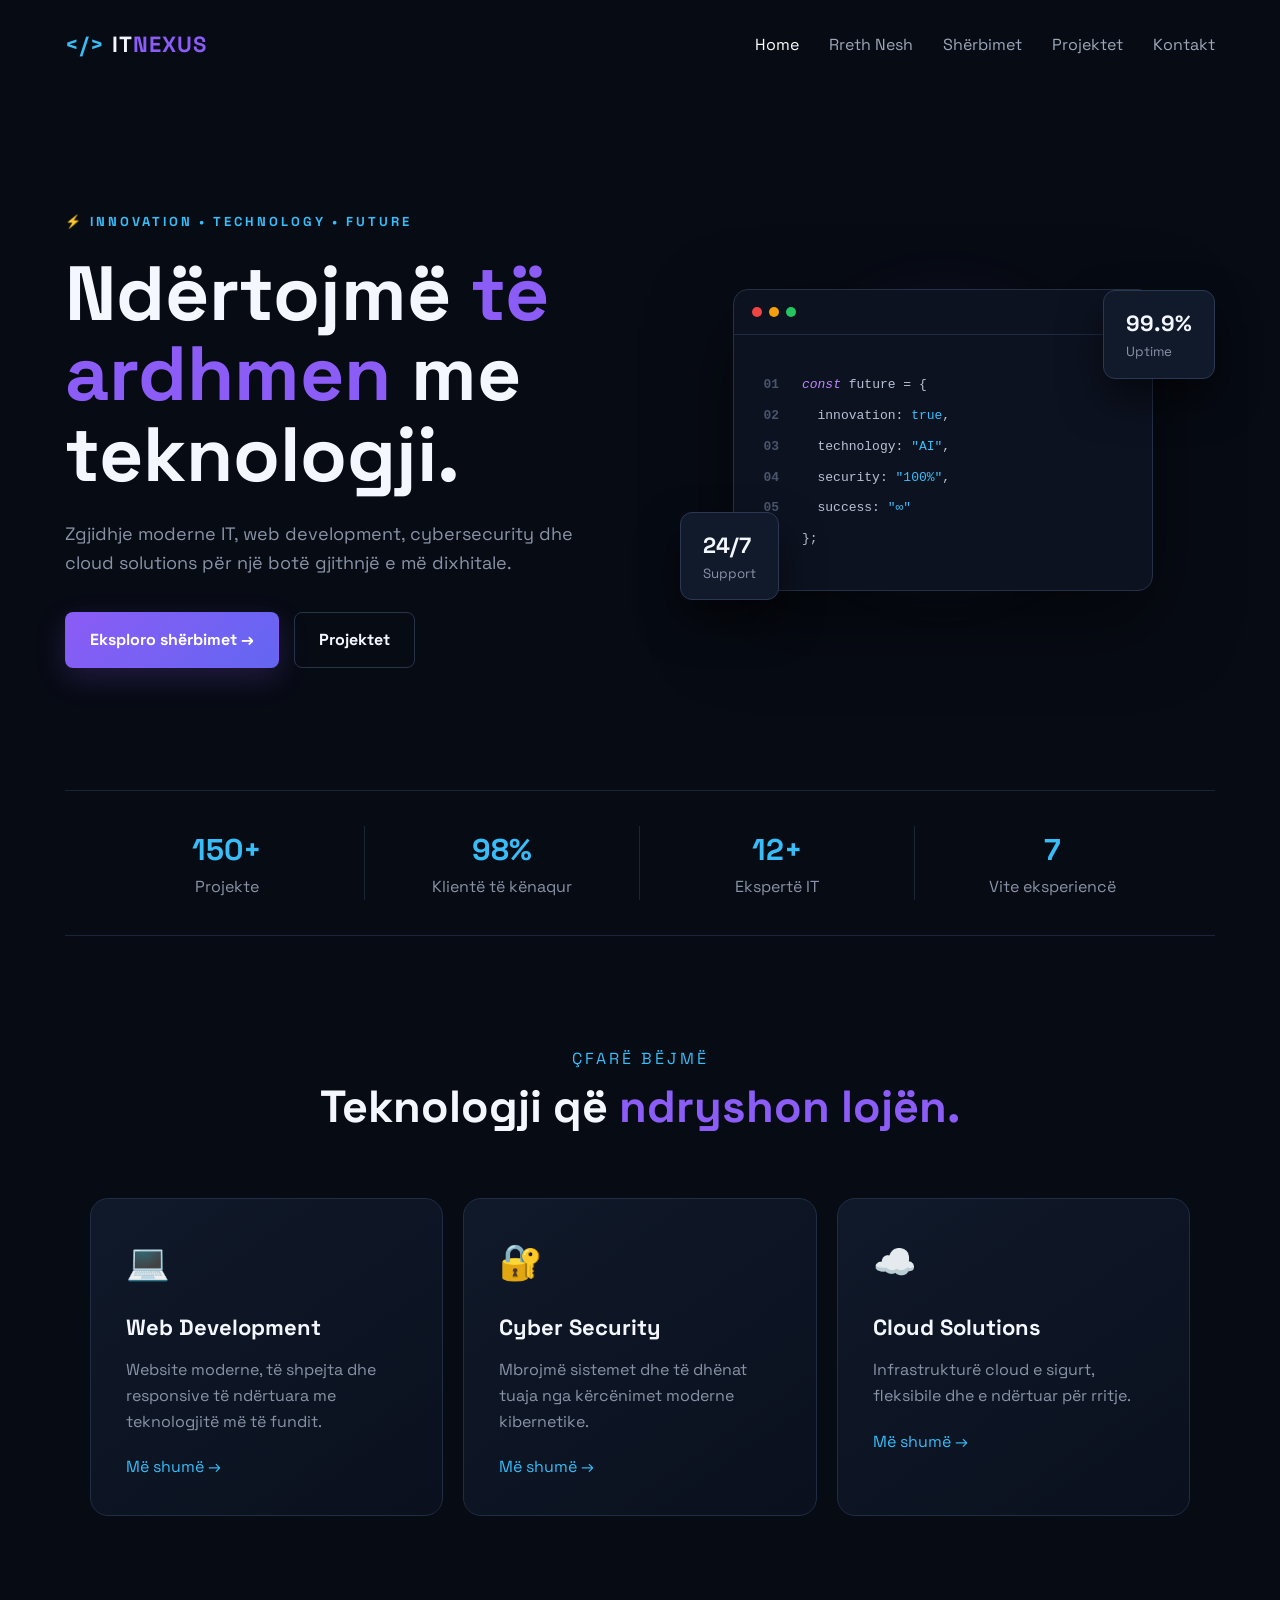
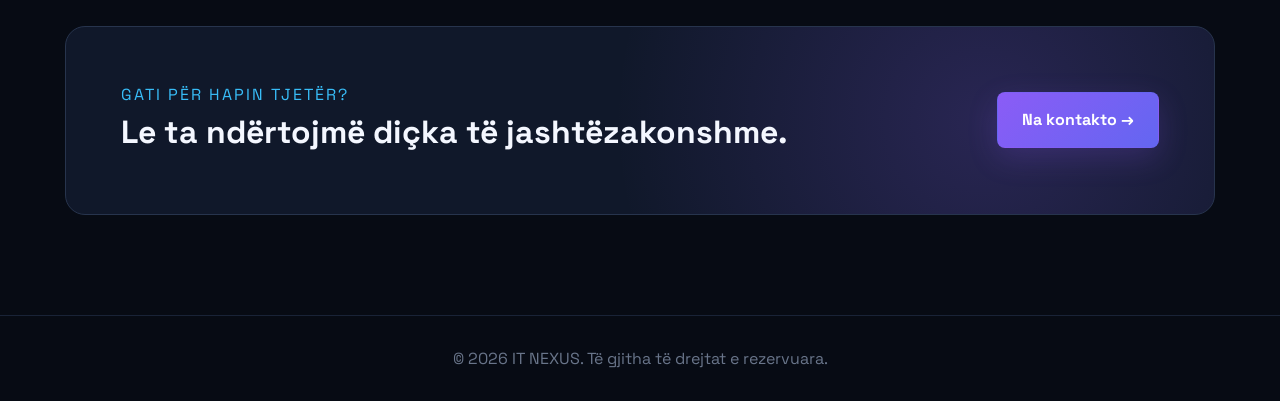
<file: index.html>
<!DOCTYPE html>
<html lang="sq">
<head>
    <meta charset="UTF-8">
    <meta name="viewport" content="width=device-width, initial-scale=1.0">
    <title>IT Nexus | Teknologjia e së Ardhmes</title>
    <link rel="stylesheet" href="style.css">
</head>

<body>

<header>
    <nav class="navbar">
        <a href="index.html" class="logo">
            <span>&lt;/&gt;</span> IT<span>NEXUS</span>
        </a>

        <ul class="nav-links">
            <li><a href="index.html" class="active">Home</a></li>
            <li><a href="about.html">Rreth Nesh</a></li>
            <li><a href="services.html">Shërbimet</a></li>
            <li><a href="projects.html">Projektet</a></li>
            <li><a href="contact.html">Kontakt</a></li>
        </ul>

        <button class="menu-btn">☰</button>
    </nav>
</header>

<main>

<section class="hero">

    <div class="hero-content">
        <p class="tag">⚡ INNOVATION • TECHNOLOGY • FUTURE</p>

        <h1>
            Ndërtojmë
            <span>të ardhmen</span>
            me teknologji.
        </h1>

        <p class="hero-text">
            Zgjidhje moderne IT, web development, cybersecurity
            dhe cloud solutions për një botë gjithnjë e më dixhitale.
        </p>

        <div class="hero-buttons">
            <a href="services.html" class="btn primary">Eksploro shërbimet →</a>
            <a href="projects.html" class="btn secondary">Projektet</a>
        </div>
    </div>

    <div class="hero-visual">
        <div class="circle"></div>

        <div class="code-window">
            <div class="window-top">
                <span></span>
                <span></span>
                <span></span>
            </div>

            <div class="code">
                <p><b>01</b> <i>const</i> future = {</p>
                <p><b>02</b> &nbsp; innovation: <em>true</em>,</p>
                <p><b>03</b> &nbsp; technology: <em>"AI"</em>,</p>
                <p><b>04</b> &nbsp; security: <em>"100%"</em>,</p>
                <p><b>05</b> &nbsp; success: <em>"∞"</em></p>
                <p><b>06</b> };</p>
            </div>
        </div>

        <div class="floating-card card-one">
            <strong>99.9%</strong>
            <small>Uptime</small>
        </div>

        <div class="floating-card card-two">
            <strong>24/7</strong>
            <small>Support</small>
        </div>
    </div>

</section>

<section class="stats">

    <div>
        <strong>150+</strong>
        <span>Projekte</span>
    </div>

    <div>
        <strong>98%</strong>
        <span>Klientë të kënaqur</span>
    </div>

    <div>
        <strong>12+</strong>
        <span>Ekspertë IT</span>
    </div>

    <div>
        <strong>7</strong>
        <span>Vite eksperiencë</span>
    </div>

</section>

<section class="features">

    <div class="section-title">
        <p>ÇFARË BËJMË</p>
        <h2>Teknologji që <span>ndryshon lojën.</span></h2>
    </div>

    <div class="feature-grid">

        <article class="feature-card">
            <div class="icon">💻</div>
            <h3>Web Development</h3>
            <p>
                Website moderne, të shpejta dhe responsive
                të ndërtuara me teknologjitë më të fundit.
            </p>
            <a href="services.html">Më shumë →</a>
        </article>

        <article class="feature-card">
            <div class="icon">🔐</div>
            <h3>Cyber Security</h3>
            <p>
                Mbrojmë sistemet dhe të dhënat tuaja
                nga kërcënimet moderne kibernetike.
            </p>
            <a href="services.html">Më shumë →</a>
        </article>

        <article class="feature-card">
            <div class="icon">☁️</div>
            <h3>Cloud Solutions</h3>
            <p>
                Infrastrukturë cloud e sigurt, fleksibile
                dhe e ndërtuar për rritje.
            </p>
            <a href="services.html">Më shumë →</a>
        </article>

    </div>

</section>

<section class="cta">
    <div>
        <p>GATI PËR HAPIN TJETËR?</p>
        <h2>Le ta ndërtojmë diçka të jashtëzakonshme.</h2>
    </div>

    <a href="contact.html" class="btn primary">Na kontakto →</a>
</section>

</main>

<footer>
    <p>© 2026 IT NEXUS. Të gjitha të drejtat e rezervuara.</p>
</footer>

<script src="script.js"></script>

</body>
</html>
</file>
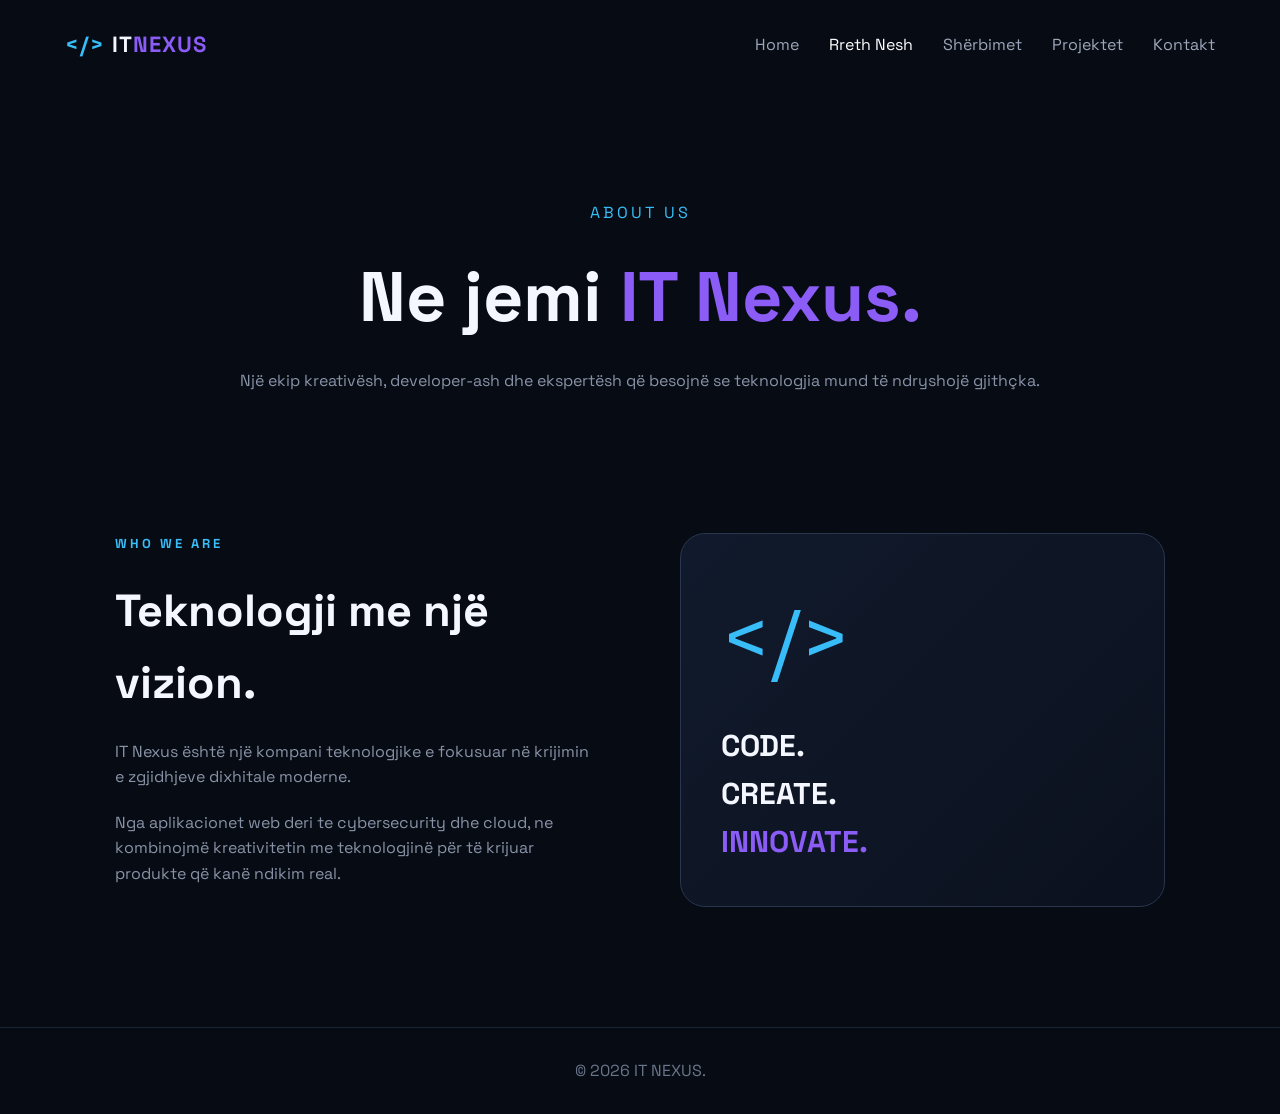
<file: about.html>
<!DOCTYPE html>
<html lang="sq">
<head>
    <meta charset="UTF-8">
    <meta name="viewport" content="width=device-width, initial-scale=1.0">
    <title>Rreth Nesh | IT Nexus</title>
    <link rel="stylesheet" href="style.css">
</head>

<body>

<header>
<nav class="navbar">
    <a href="index.html" class="logo">
        <span>&lt;/&gt;</span> IT<span>NEXUS</span>
    </a>

    <ul class="nav-links">
        <li><a href="index.html">Home</a></li>
        <li><a href="about.html" class="active">Rreth Nesh</a></li>
        <li><a href="services.html">Shërbimet</a></li>
        <li><a href="projects.html">Projektet</a></li>
        <li><a href="contact.html">Kontakt</a></li>
    </ul>

    <button class="menu-btn">☰</button>
</nav>
</header>

<section class="page-hero">
    <p>ABOUT US</p>
    <h1>Ne jemi <span>IT Nexus.</span></h1>
    <p>
        Një ekip kreativësh, developer-ash dhe ekspertësh
        që besojnë se teknologjia mund të ndryshojë gjithçka.
    </p>
</section>

<section class="about-section">

    <div class="about-text">
        <p class="tag">WHO WE ARE</p>

        <h2>Teknologji me një vizion.</h2>

        <p>
            IT Nexus është një kompani teknologjike e fokusuar
            në krijimin e zgjidhjeve dixhitale moderne.
        </p>

        <p>
            Nga aplikacionet web deri te cybersecurity dhe cloud,
            ne kombinojmë kreativitetin me teknologjinë për të
            krijuar produkte që kanë ndikim real.
        </p>
    </div>

    <div class="about-box">
        <div class="big-symbol">&lt;/&gt;</div>
        <h3>CODE.</h3>
        <h3>CREATE.</h3>
        <h3>INNOVATE.</h3>
    </div>

</section>

<footer>
    <p>© 2026 IT NEXUS.</p>
</footer>

</body>
</html>
</file>
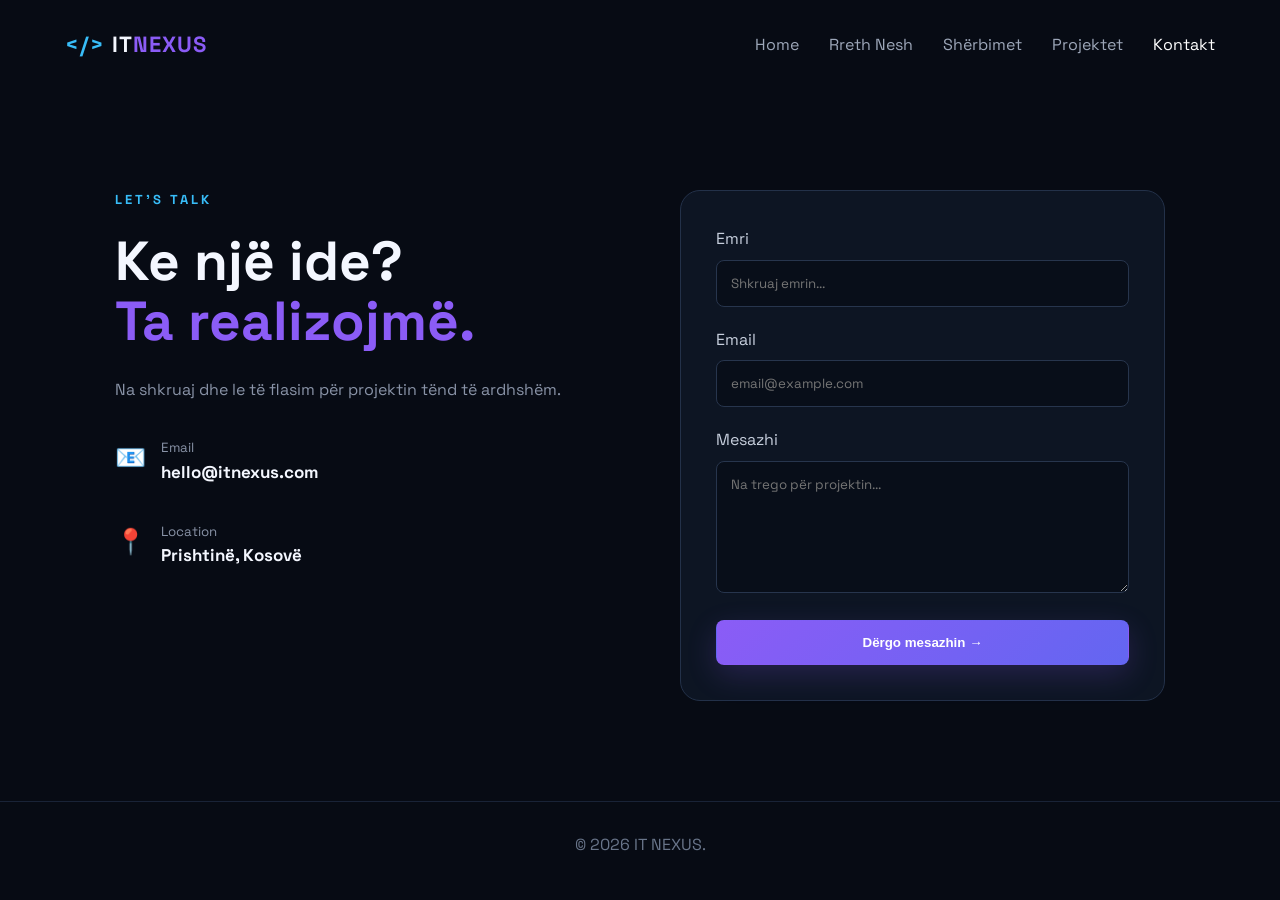
<file: contact.html>
<!DOCTYPE html>
<html lang="sq">
<head>
    <meta charset="UTF-8">
    <meta name="viewport" content="width=device-width, initial-scale=1.0">
    <title>Kontakt | IT Nexus</title>
    <link rel="stylesheet" href="style.css">
</head>

<body>

<header>
<nav class="navbar">
    <a href="index.html" class="logo">
        <span>&lt;/&gt;</span> IT<span>NEXUS</span>
    </a>

    <ul class="nav-links">
        <li><a href="index.html">Home</a></li>
        <li><a href="about.html">Rreth Nesh</a></li>
        <li><a href="services.html">Shërbimet</a></li>
        <li><a href="projects.html">Projektet</a></li>
        <li><a href="contact.html" class="active">Kontakt</a></li>
    </ul>
</nav>
</header>

<section class="contact">

    <div class="contact-info">
        <p class="tag">LET'S TALK</p>

        <h1>Ke një ide?<br><span>Ta realizojmë.</span></h1>

        <p>
            Na shkruaj dhe le të flasim për projektin tënd
            të ardhshëm.
        </p>

        <div class="contact-item">
            <span>📧</span>
            <div>
                <small>Email</small>
                <strong>hello@itnexus.com</strong>
            </div>
        </div>

        <div class="contact-item">
            <span>📍</span>
            <div>
                <small>Location</small>
                <strong>Prishtinë, Kosovë</strong>
            </div>
        </div>
    </div>

    <form class="contact-form">

        <label>Emri</label>
        <input type="text" placeholder="Shkruaj emrin...">

        <label>Email</label>
        <input type="email" placeholder="email@example.com">

        <label>Mesazhi</label>
        <textarea rows="6" placeholder="Na trego për projektin..."></textarea>

        <button class="btn primary" type="submit">
            Dërgo mesazhin →
        </button>

    </form>

</section>

<footer>
    <p>© 2026 IT NEXUS.</p>
</footer>

<script src="script.js"></script>

</body>
</html>
</file>
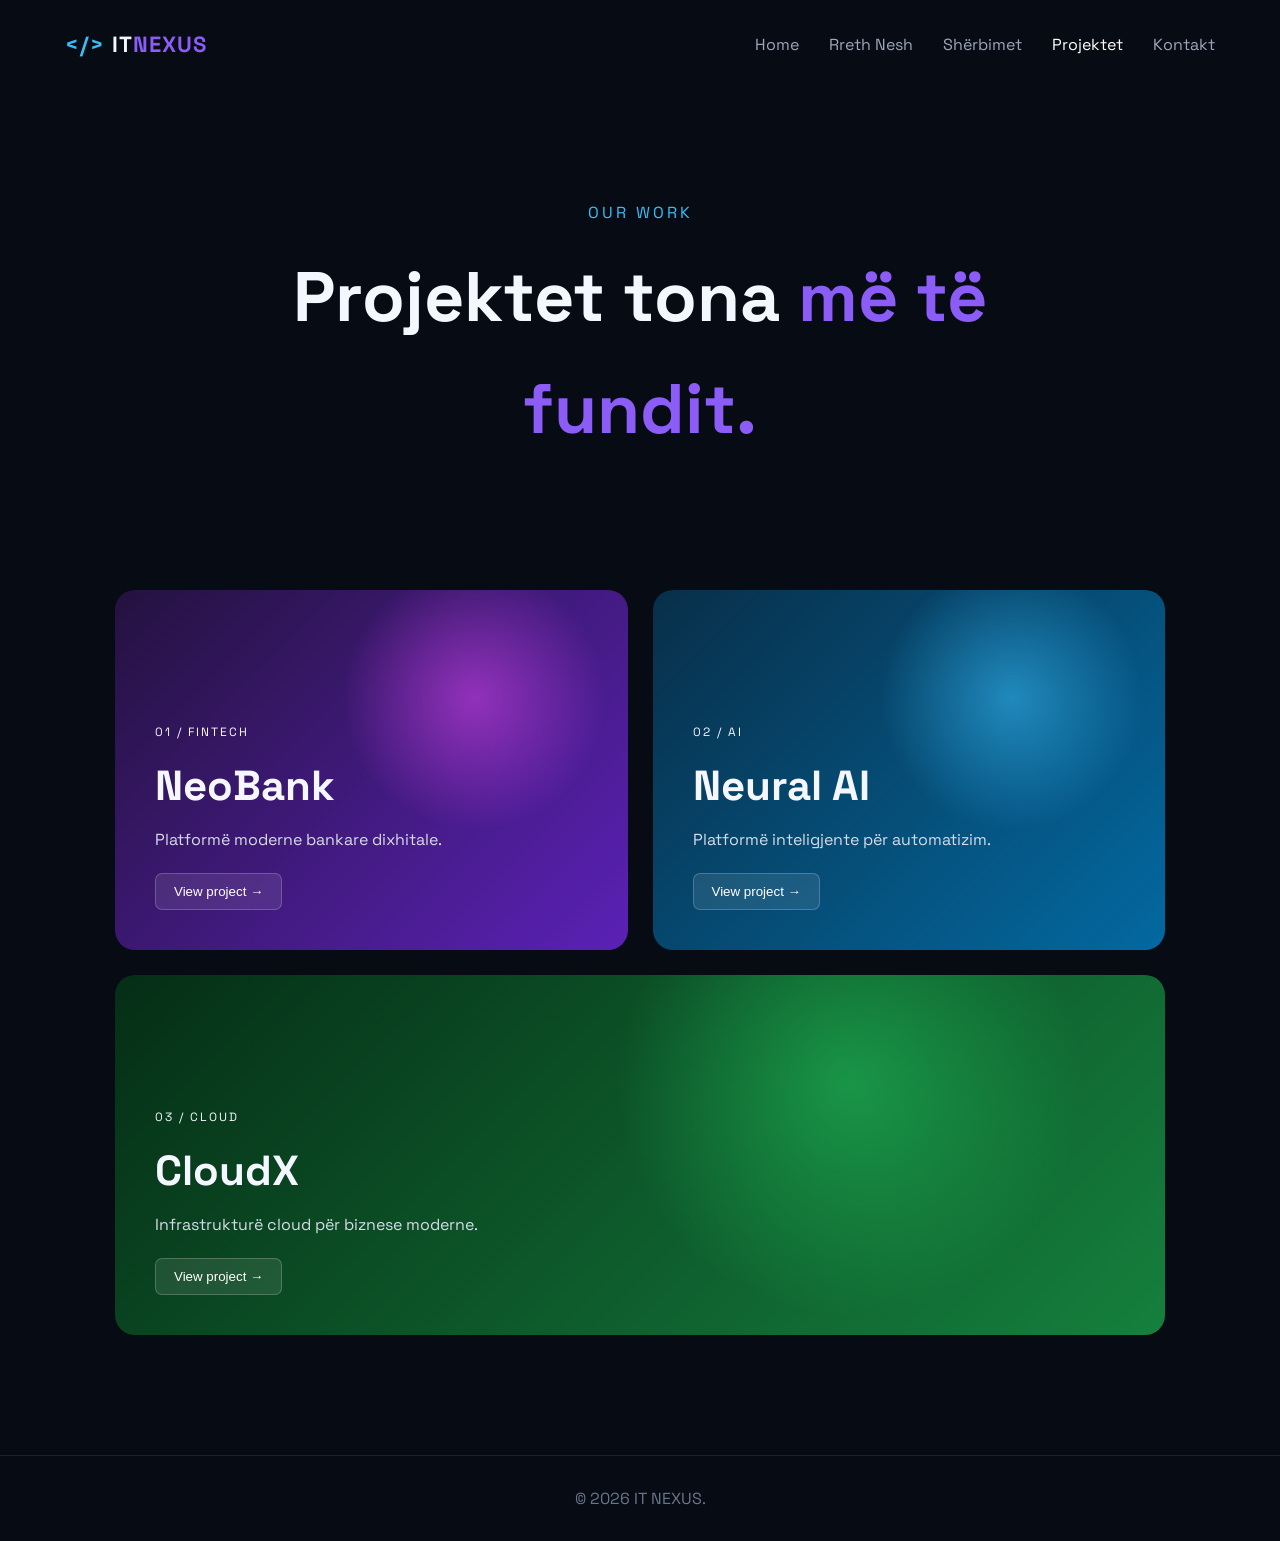
<file: projects.html>
<!DOCTYPE html>
<html lang="sq">
<head>
    <meta charset="UTF-8">
    <meta name="viewport" content="width=device-width, initial-scale=1.0">
    <title>Projektet | IT Nexus</title>
    <link rel="stylesheet" href="style.css">
</head>

<body>

<header>
<nav class="navbar">
    <a href="index.html" class="logo">
        <span>&lt;/&gt;</span> IT<span>NEXUS</span>
    </a>

    <ul class="nav-links">
        <li><a href="index.html">Home</a></li>
        <li><a href="about.html">Rreth Nesh</a></li>
        <li><a href="services.html">Shërbimet</a></li>
        <li><a href="projects.html" class="active">Projektet</a></li>
        <li><a href="contact.html">Kontakt</a></li>
    </ul>
</nav>
</header>

<section class="page-hero">
    <p>OUR WORK</p>
    <h1>Projektet tona <span>më të fundit.</span></h1>
</section>

<section class="projects">

    <div class="project project-purple">
        <div class="project-content">
            <span>01 / FINTECH</span>
            <h2>NeoBank</h2>
            <p>Platformë moderne bankare dixhitale.</p>
            <button>View project →</button>
        </div>
    </div>

    <div class="project project-blue">
        <div class="project-content">
            <span>02 / AI</span>
            <h2>Neural AI</h2>
            <p>Platformë inteligjente për automatizim.</p>
            <button>View project →</button>
        </div>
    </div>

    <div class="project project-green">
        <div class="project-content">
            <span>03 / CLOUD</span>
            <h2>CloudX</h2>
            <p>Infrastrukturë cloud për biznese moderne.</p>
            <button>View project →</button>
        </div>
    </div>

</section>

<footer>
    <p>© 2026 IT NEXUS.</p>
</footer>

</body>
</html>
</file>
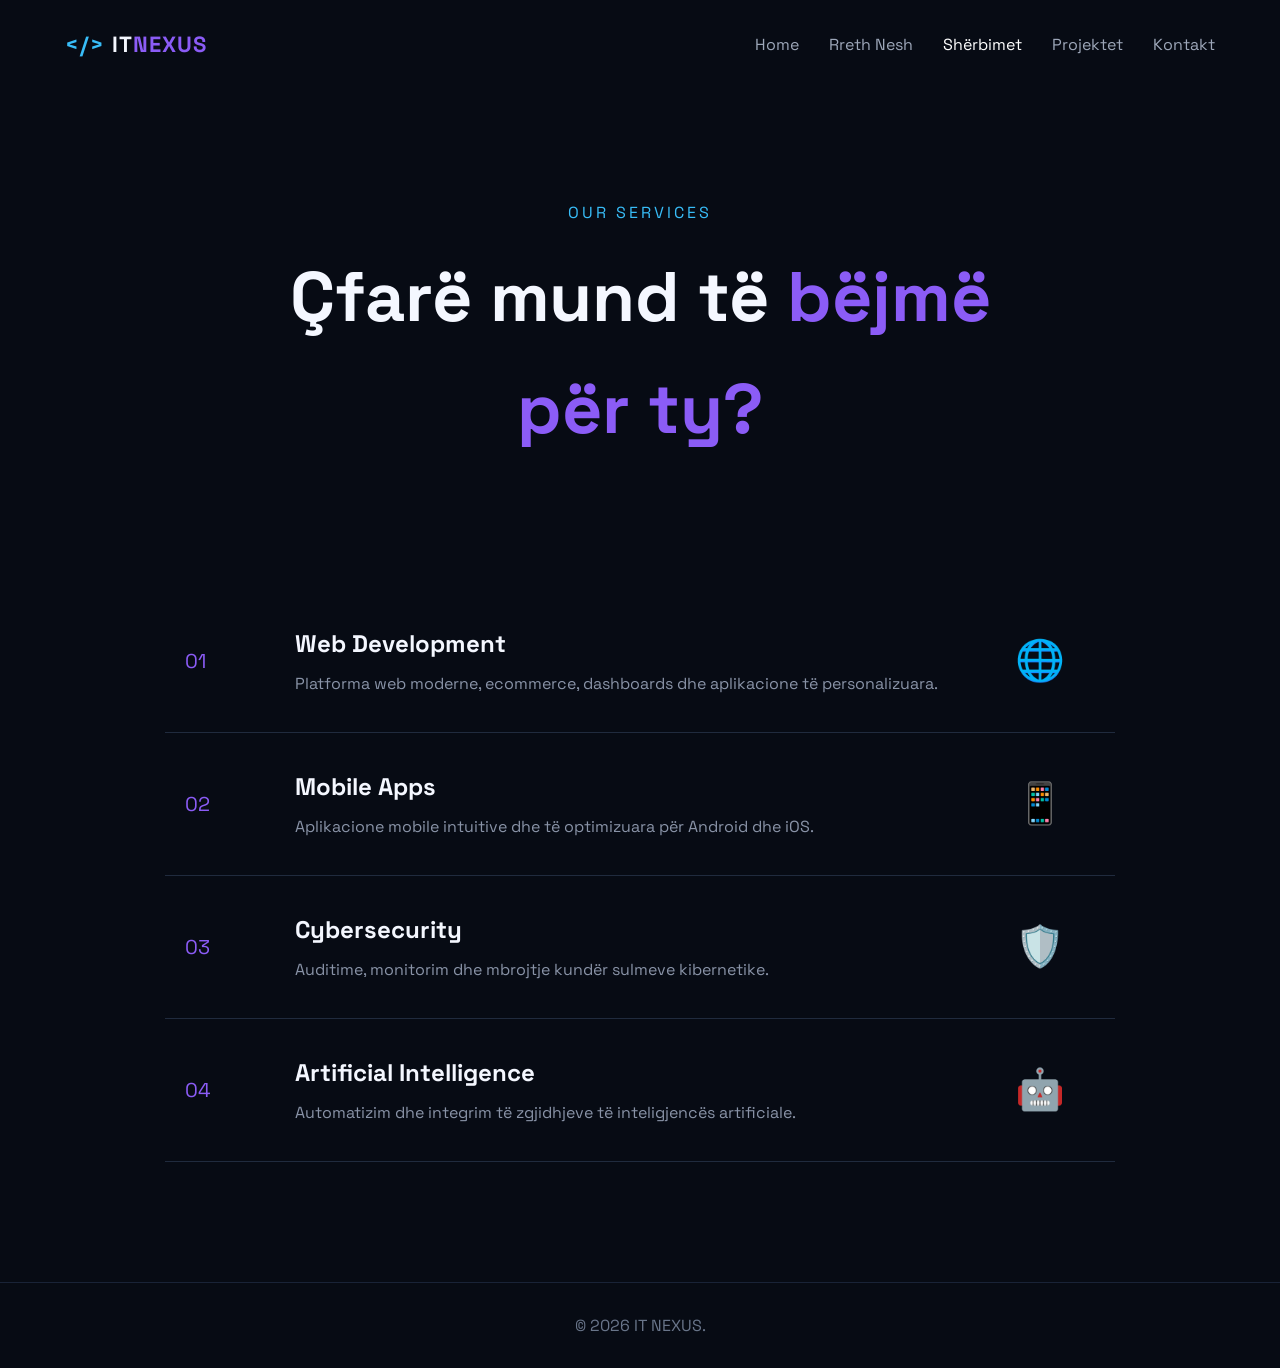
<file: services.html>
<!DOCTYPE html>
<html lang="sq">
<head>
    <meta charset="UTF-8">
    <meta name="viewport" content="width=device-width, initial-scale=1.0">
    <title>Shërbimet | IT Nexus</title>
    <link rel="stylesheet" href="style.css">
</head>

<body>

<header>
<nav class="navbar">
    <a href="index.html" class="logo">
        <span>&lt;/&gt;</span> IT<span>NEXUS</span>
    </a>

    <ul class="nav-links">
        <li><a href="index.html">Home</a></li>
        <li><a href="about.html">Rreth Nesh</a></li>
        <li><a href="services.html" class="active">Shërbimet</a></li>
        <li><a href="projects.html">Projektet</a></li>
        <li><a href="contact.html">Kontakt</a></li>
    </ul>
</nav>
</header>

<section class="page-hero">
    <p>OUR SERVICES</p>
    <h1>Çfarë mund të <span>bëjmë për ty?</span></h1>
</section>

<section class="services">

    <article class="service">
        <div class="service-number">01</div>
        <div>
            <h2>Web Development</h2>
            <p>
                Platforma web moderne, ecommerce, dashboards
                dhe aplikacione të personalizuara.
            </p>
        </div>
        <div class="service-icon">🌐</div>
    </article>

    <article class="service">
        <div class="service-number">02</div>
        <div>
            <h2>Mobile Apps</h2>
            <p>
                Aplikacione mobile intuitive dhe të optimizuara
                për Android dhe iOS.
            </p>
        </div>
        <div class="service-icon">📱</div>
    </article>

    <article class="service">
        <div class="service-number">03</div>
        <div>
            <h2>Cybersecurity</h2>
            <p>
                Auditime, monitorim dhe mbrojtje kundër
                sulmeve kibernetike.
            </p>
        </div>
        <div class="service-icon">🛡️</div>
    </article>

    <article class="service">
        <div class="service-number">04</div>
        <div>
            <h2>Artificial Intelligence</h2>
            <p>
                Automatizim dhe integrim të zgjidhjeve
                të inteligjencës artificiale.
            </p>
        </div>
        <div class="service-icon">🤖</div>
    </article>

</section>

<footer>
    <p>© 2026 IT NEXUS.</p>
</footer>

</body>
</html>
</file>
<file: style.css>
@import url('https://fonts.googleapis.com/css2?family=Space+Grotesk:wght@400;500;600;700&display=swap');

* {
    margin: 0;
    padding: 0;
    box-sizing: border-box;
}

:root {
    --bg: #070b14;
    --card: #0e1524;
    --text: #f4f7ff;
    --muted: #8993a7;
    --purple: #8b5cf6;
    --blue: #38bdf8;
    --green: #22c55e;
}

html {
    scroll-behavior: smooth;
}

body {
    background: var(--bg);
    color: var(--text);
    font-family: "Space Grotesk", sans-serif;
    line-height: 1.6;
}

a {
    text-decoration: none;
    color: inherit;
}

.navbar {
    max-width: 1200px;
    margin: auto;
    height: 90px;
    display: flex;
    align-items: center;
    justify-content: space-between;
    padding: 0 25px;
}

.logo {
    font-size: 22px;
    font-weight: 700;
    letter-spacing: 1px;
}

.logo span:first-child {
    color: var(--blue);
}

.logo span:last-child {
    color: var(--purple);
}

.nav-links {
    display: flex;
    gap: 30px;
    list-style: none;
}

.nav-links a {
    color: #9da7b9;
    transition: .3s;
}

.nav-links a:hover,
.nav-links .active {
    color: white;
}

.menu-btn {
    display: none;
    background: none;
    color: white;
    border: none;
    font-size: 25px;
}

.hero {
    min-height: 680px;
    max-width: 1200px;
    margin: auto;
    padding: 100px 25px;
    display: grid;
    grid-template-columns: 1fr 1fr;
    align-items: center;
    gap: 60px;
}

.tag {
    color: var(--blue);
    font-size: 13px;
    letter-spacing: 3px;
    font-weight: 700;
    margin-bottom: 20px;
}

.hero h1 {
    font-size: clamp(48px, 6vw, 78px);
    line-height: 1.05;
    margin-bottom: 25px;
}

.hero h1 span,
.page-hero span,
.contact h1 span,
.section-title span {
    color: var(--purple);
}

.hero-text {
    max-width: 560px;
    color: var(--muted);
    font-size: 18px;
}

.hero-buttons {
    display: flex;
    gap: 15px;
    margin-top: 35px;
}

.btn {
    display: inline-block;
    padding: 14px 24px;
    border-radius: 8px;
    font-weight: 700;
    border: 1px solid transparent;
    cursor: pointer;
    transition: .3s;
}

.primary {
    background: linear-gradient(135deg, var(--purple), #6366f1);
    color: white;
    box-shadow: 0 10px 30px #8b5cf633;
}

.primary:hover {
    transform: translateY(-3px);
    box-shadow: 0 15px 40px #8b5cf655;
}

.secondary {
    border-color: #293348;
}

.secondary:hover {
    background: #111a2b;
}

.hero-visual {
    position: relative;
    min-height: 500px;
    display: flex;
    justify-content: center;
    align-items: center;
}

.circle {
    position: absolute;
    width: 400px;
    height: 400px;
    border-radius: 50%;
    background: radial-gradient(circle, #8b5cf633, transparent 65%);
    filter: blur(10px);
}

.code-window {
    width: 420px;
    background: #0c1220;
    border: 1px solid #263148;
    border-radius: 15px;
    box-shadow: 0 30px 80px #00000080;
    z-index: 2;
    animation: floating 4s ease-in-out infinite;
}

.window-top {
    height: 45px;
    border-bottom: 1px solid #202b40;
    display: flex;
    align-items: center;
    gap: 7px;
    padding-left: 18px;
}

.window-top span {
    width: 10px;
    height: 10px;
    border-radius: 50%;
    background: #ef4444;
}

.window-top span:nth-child(2) {
    background: #f59e0b;
}

.window-top span:nth-child(3) {
    background: #22c55e;
}

.code {
    padding: 30px;
    font-family: monospace;
    color: #b9c2d4;
}

.code p {
    margin: 10px 0;
}

.code b {
    color: #48556d;
    margin-right: 15px;
}

.code i {
    color: #c084fc;
}

.code em {
    color: #38bdf8;
    font-style: normal;
}

.floating-card {
    position: absolute;
    z-index: 3;
    background: #111a2b;
    border: 1px solid #2b3851;
    padding: 15px 22px;
    border-radius: 12px;
    box-shadow: 0 20px 40px #0008;
    display: flex;
    flex-direction: column;
}

.floating-card strong {
    font-size: 22px;
}

.floating-card small {
    color: var(--muted);
}

.card-one {
    top: 100px;
    right: 0;
}

.card-two {
    bottom: 90px;
    left: 10px;
}

@keyframes floating {
    0%,100% {
        transform: translateY(0);
    }

    50% {
        transform: translateY(-15px);
    }
}

.stats {
    max-width: 1150px;
    margin: auto;
    padding: 35px 25px;
    display: grid;
    grid-template-columns: repeat(4, 1fr);
    border-top: 1px solid #1b2537;
    border-bottom: 1px solid #1b2537;
}

.stats div {
    text-align: center;
    border-right: 1px solid #1b2537;
}

.stats div:last-child {
    border: none;
}

.stats strong {
    display: block;
    font-size: 30px;
    color: var(--blue);
}

.stats span {
    color: var(--muted);
}

.features {
    max-width: 1150px;
    margin: auto;
    padding: 110px 25px;
}

.section-title {
    text-align: center;
    margin-bottom: 55px;
}

.section-title p {
    color: var(--blue);
    letter-spacing: 3px;
}

.section-title h2 {
    font-size: 45px;
}

.feature-grid {
    display: grid;
    grid-template-columns: repeat(3, 1fr);
    gap: 20px;
}

.feature-card {
    background: linear-gradient(145deg, #10192a, #0a101d);
    padding: 35px;
    border: 1px solid #202d43;
    border-radius: 18px;
    transition: .3s;
}

.feature-card:hover {
    transform: translateY(-8px);
    border-color: var(--purple);
}

.icon {
    font-size: 35px;
    margin-bottom: 20px;
}

.feature-card h3 {
    font-size: 22px;
    margin-bottom: 12px;
}

.feature-card p {
    color: var(--muted);
    margin-bottom: 20px;
}

.feature-card a {
    color: var(--blue);
}

.cta {
    max-width: 1150px;
    margin: 0 auto 100px;
    padding: 55px;
    border-radius: 20px;
    background:
        radial-gradient(circle at 80% 50%, #8b5cf633, transparent 40%),
        #10182a;
    border: 1px solid #27344d;
    display: flex;
    align-items: center;
    justify-content: space-between;
    gap: 30px;
}

.cta p {
    color: var(--blue);
    letter-spacing: 2px;
}

.cta h2 {
    font-size: 32px;
}

.page-hero {
    text-align: center;
    max-width: 850px;
    margin: auto;
    padding: 110px 25px 80px;
}

.page-hero > p:first-child {
    color: var(--blue);
    letter-spacing: 3px;
}

.page-hero h1 {
    font-size: clamp(45px, 7vw, 70px);
    margin: 15px 0;
}

.page-hero p:last-child {
    color: var(--muted);
}

.about-section {
    max-width: 1100px;
    margin: auto;
    padding: 60px 25px 120px;
    display: grid;
    grid-template-columns: 1fr 1fr;
    gap: 80px;
    align-items: center;
}

.about-text h2 {
    font-size: 45px;
    margin-bottom: 20px;
}

.about-text > p:not(.tag) {
    color: var(--muted);
    margin-bottom: 20px;
}

.about-box {
    min-height: 350px;
    border: 1px solid #29364d;
    border-radius: 25px;
    background: linear-gradient(135deg, #111a2c, #0b111e);
    padding: 40px;
    display: flex;
    flex-direction: column;
    justify-content: center;
}

.big-symbol {
    font-size: 80px;
    color: var(--blue);
    margin-bottom: 20px;
}

.about-box h3 {
    font-size: 30px;
}

.about-box h3:last-child {
    color: var(--purple);
}

.services {
    max-width: 1000px;
    margin: auto;
    padding: 30px 25px 120px;
}

.service {
    display: grid;
    grid-template-columns: 80px 1fr 80px;
    align-items: center;
    gap: 30px;
    padding: 35px 20px;
    border-bottom: 1px solid #202b3e;
    transition: .3s;
}

.service:hover {
    padding-left: 35px;
    background: #0d1523;
}

.service-number {
    color: var(--purple);
    font-size: 20px;
}

.service h2 {
    margin-bottom: 8px;
}

.service p {
    color: var(--muted);
}

.service-icon {
    font-size: 40px;
}

.projects {
    max-width: 1100px;
    margin: auto;
    padding: 30px 25px 120px;
    display: grid;
    grid-template-columns: repeat(2, 1fr);
    gap: 25px;
}

.project {
    min-height: 360px;
    border-radius: 20px;
    padding: 40px;
    display: flex;
    align-items: end;
    overflow: hidden;
    transition: .4s;
}

.project:hover {
    transform: scale(1.02);
}

.project-purple {
    background:
        radial-gradient(circle at 70% 30%, #d946ef88, transparent 30%),
        linear-gradient(135deg, #24123f, #5b21b6);
}

.project-blue {
    background:
        radial-gradient(circle at 70% 30%, #38bdf888, transparent 30%),
        linear-gradient(135deg, #082f49, #0369a1);
}

.project-green {
    background:
        radial-gradient(circle at 70% 30%, #22c55e88, transparent 30%),
        linear-gradient(135deg, #052e16, #15803d);
    grid-column: span 2;
}

.project-content span {
    font-size: 12px;
    letter-spacing: 2px;
}

.project h2 {
    font-size: 42px;
    margin: 8px 0;
}

.project p {
    color: #d6dce8;
    margin-bottom: 20px;
}

.project button {
    background: #ffffff18;
    color: white;
    border: 1px solid #ffffff33;
    padding: 10px 18px;
    border-radius: 7px;
    cursor: pointer;
}

.contact {
    max-width: 1100px;
    margin: auto;
    padding: 100px 25px;
    display: grid;
    grid-template-columns: 1fr 1fr;
    gap: 80px;
}

.contact h1 {
    font-size: 55px;
    line-height: 1.1;
    margin-bottom: 25px;
}

.contact-info > p:not(.tag) {
    color: var(--muted);
    max-width: 450px;
}

.contact-item {
    display: flex;
    gap: 15px;
    margin-top: 35px;
}

.contact-item > span {
    font-size: 25px;
}

.contact-item small {
    display: block;
    color: var(--muted);
}

.contact-item strong {
    font-size: 17px;
}

.contact-form {
    background: #0d1523;
    border: 1px solid #233149;
    border-radius: 20px;
    padding: 35px;
}

.contact-form label {
    display: block;
    margin-bottom: 8px;
    color: #c7cfdd;
}

.contact-form input,
.contact-form textarea {
    width: 100%;
    background: #080e19;
    border: 1px solid #27354d;
    color: white;
    border-radius: 8px;
    padding: 14px;
    margin-bottom: 20px;
    font-family: inherit;
    outline: none;
}

.contact-form input:focus,
.contact-form textarea:focus {
    border-color: var(--purple);
}

.contact-form .btn {
    width: 100%;
}

footer {
    text-align: center;
    padding: 30px;
    border-top: 1px solid #192337;
    color: #69758a;
}

@media(max-width: 800px) {

    .nav-links {
        display: none;
    }

    .menu-btn {
        display: block;
    }

    .hero,
    .about-section,
    .contact {
        grid-template-columns: 1fr;
    }

    .hero {
        padding-top: 50px;
    }

    .hero-visual {
        min-height: 400px;
    }

    .code-window {
        width: 90%;
    }

    .stats {
        grid-template-columns: repeat(2, 1fr);
        gap: 25px;
    }

    .stats div {
        border: none;
    }

    .feature-grid {
        grid-template-columns: 1fr;
    }

    .cta {
        margin: 20px;
        flex-direction: column;
        align-items: flex-start;
    }

    .service {
        grid-template-columns: 50px 1fr;
    }

    .service-icon {
        display: none;
    }

    .projects {
        grid-template-columns: 1fr;
    }

    .project-green {
        grid-column: auto;
    }

    .contact h1 {
        font-size: 43px;
    }
}

@media(max-width: 500px) {

    .hero h1 {
        font-size: 45px;
    }

    .hero-buttons {
        flex-direction: column;
    }

    .btn {
        text-align: center;
    }

    .stats strong {
        font-size: 25px;
    }

    .section-title h2 {
        font-size: 34px;
    }

    .code {
        padding: 18px;
        font-size: 12px;
    }
}
</file>
